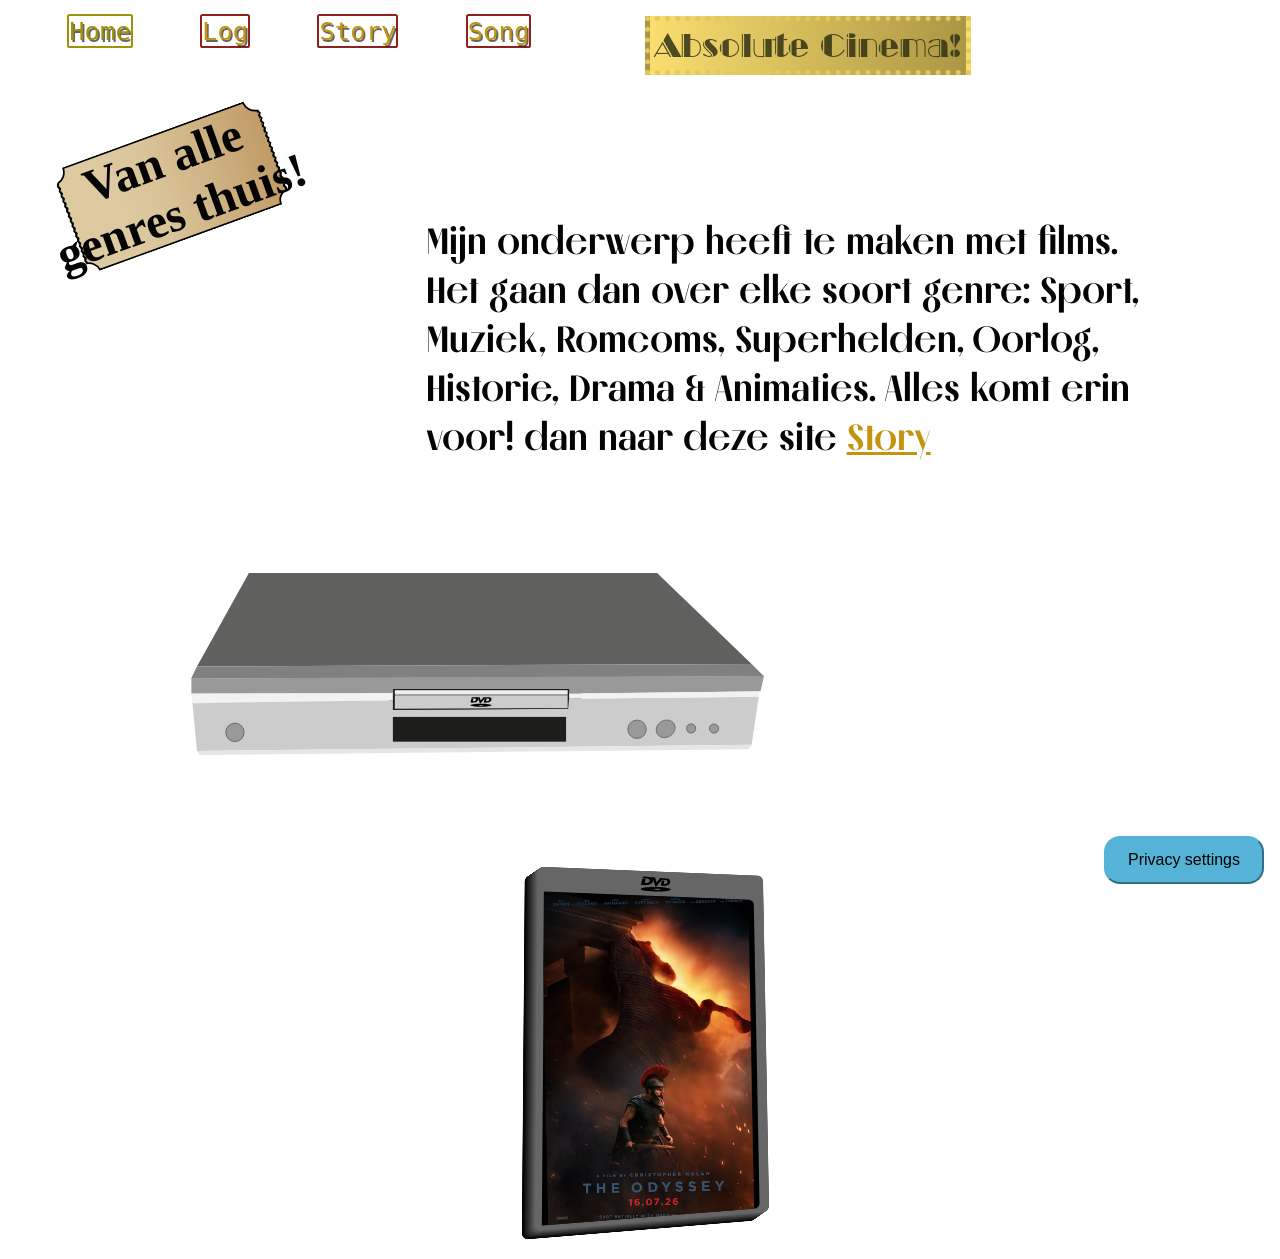
<file: index.html>
<!doctype html><html lang="nl">

  <head>
    <meta charset="UTF-8">
    <meta name="viewport" content="width=device-width, initial-scale=1.0">
    <meta name="author" content="Jesse Kruitbosch">
    <meta name="color-scheme" content="light dark">

    <title>Digitaal Tuintje van Jesse</title>

    <link rel="stylesheet" href="assets/style/normal.css">

    <script data-page="https://jjk-enterprise.nl" src="https://digitaaltuintje.nl/webring.js" defer></script>
  </head>

  <body>

<!--
MARK: HEADER
-->

    <header>
      <h1>Absolute Cinema!</h1>
      <nav>
        <ul>
          <li><a href="index.html" title="Home" class="active">Home</a></li>
          <li><a href="https://github.com/Jjohnk-03/spoon/blob/main/README.md" title="Log" target="_blank">Log</a></li>
          <li><a href="story.html" title="Story">Story</a></li>
          <li><a href="song.html" title="Song" target="_blank">Song</a></li>
          <!-- <li><a href="contact.html" title="Contact">Contact</a></li> -->
        </ul>
      </nav>
    </header>

<!--
MARK: MAIN
-->

    <main>
      <h2>Van alle genres thuis!</h2>
      <p>
        Mijn onderwerp heeft te maken met films. Het gaan dan over elke soort
        genre: Sport, Muziek, Romcoms, Superhelden, Oorlog, Historie, Drama &
         Animaties. Alles komt erin voor! <!--Het liefst een gemixte samenherende
        cohesie met een onverwachte mix (en matches). Van alles waarvan je denkt
        dat niet onder één lijst gezet kan worden toch mogelijk is. En mijn
        inspiratie voor dit idee komt ook uit een film: "Spider-Man: Across The Spider-Verse".
        in de film zie je heel veel verschillende animatie styles die samen komen tot 1 mooie gecomposeerde film. Als je mijn recensies wilt lezen ga  -->
        dan naar deze site <a href="story.html">Story</a>
      </p>
      <img src="assets/SVG/dvdspeler.svg" alt="dvdspeler">
      
      <label>
      <input type="checkbox" id="lightdarkswitch" title="Donker/Licht modus switch" class="switch" value="light">
      </label>
      
      <img src="assets/SVG/dvddisc.svg" alt="DVD-Disc">

      <label>
        <input type="checkbox" title="DVD" class="disc">
        <img src="assets/SVG/DVD.svg" alt="DVD. Matt Damon, Tom Holland, Anne Hathaway, Robert Pattinson, Lupita Nyong'o with Zendaya and Theron. A film by Christopher Nolan. The Odyssey. 16/07/2026.">
      </label>
    </main>

<!--
MARK: FOOTER
-->

    <footer>
      <nav>
        <button commandfor="cookieModal" command="show-modal">
          Privacy settings
        </button>
      </nav>

      <dialog id="cookieModal">
        <form method="dialog">
          <p>Als je de cookies accepteert ga je akkoord met wat volgt:</p>

          <h3>Noodzakelijke cookies</h3>
          <h4>Dit wordt er allemaal over jou opgeslagen:</h4>

          <ul>
              <li>Gebruikersnamen</li>
              <li>Namen</li>
              <li>E-mailadressen</li>
              <li>IP-adress</li>
              <li>Inlog- of sessielogs</li>
          </ul>

          <details>
            <summary>Github Hosting</summary>
            
            De website wordt gehost via GitHub Pages. 
            Als externe hostingdienst kan GitHub technische gegevens verwerken die nodig zijn om de website aan jou te leveren. 
            Deze verwerking valt onder het <a href="https://docs.github.com/en/site-policy/privacy-policies/github-general-privacy-statement" target="_blank">privacybeleid en de voorwaarden van GitHub.</a>
          </details>

          <h3> Optionele cookies</h3>
          <h4>Functionaliteiten en wat er van jou wordt opgeslagen:</h4>

          <ul>
              <li>Er wordt opgeslagen of je consent hebt gegeven. En daarmee krijg je de functionaliteit om de webring te gebruiken waarmee je andere digitale tuintjes kan bekijken.</li>
          </ul>

          <details>
            <summary>De Webring van Justus Sturkenboom</summary>

            Daarmee run je dit JavaScript bestand op de website:
            <a href="https://digitaaltuintje.nl/webring.js" target="_blank">webring.js</a>
          </details>

          <input type="checkbox" value="setCookie()"><strong>Accepteer de optionele cookies</strong>

          <button>Accepteer cookies</button>
        </form>
      </dialog>
    </footer>
  </body>
</html>
</file>
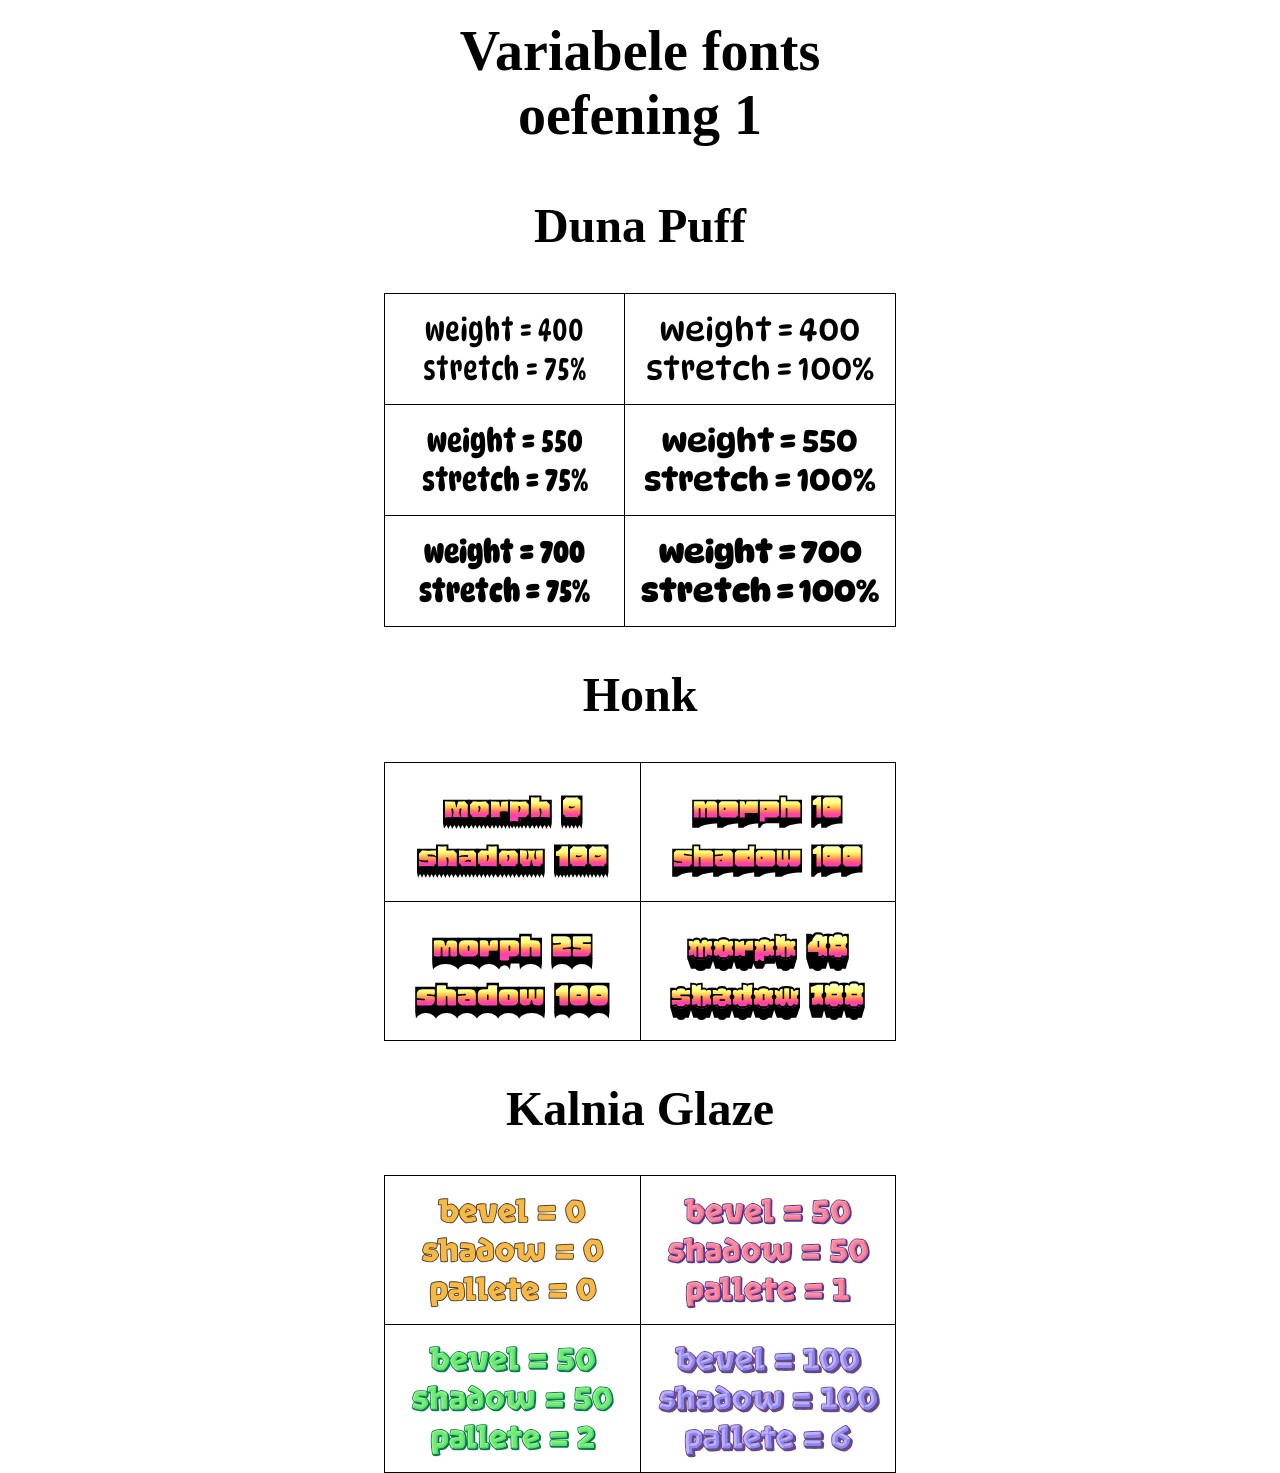
<file: oefeningen/oefening 1 - var fonts/index.html>
<!DOCTYPE html>
<html lang="en">
  <head>
    <meta charset="UTF-8">
    <meta name="viewport" content="width=device-width, initial-scale=1.0">
    <title>HWIVI - deep dive - variabele fonts - oefening 1</title>

    <!-- template styling -->
		<link href="https://assets.codepen.io/274456/template-fonts.css" rel="stylesheet">
		<link href="https://assets.codepen.io/274456/template-colors.css" rel="stylesheet">
		<link href="https://assets.codepen.io/274456/template-challenge.css" rel="stylesheet">

    <!-- oefening 1 styling -->
    <link rel="stylesheet" href="style.css">

  </head>
  <body>
    <header>
      <h1>Variabele&nbsp;fonts oefening&nbsp;1</h1>
    </header>

    <main>
      <section>
        <h2>Duna Puff</h2>
        <ul>
          <li>
            weight&nbsp;=&nbsp;400 
            stretch&nbsp;=&nbsp;75%
          </li>
          <li>
            weight&nbsp;=&nbsp;400 
            stretch&nbsp;=&nbsp;100%
          </li>
          <li>
            weight&nbsp;=&nbsp;550 
            stretch&nbsp;=&nbsp;75%
          </li>
          <li>
            weight&nbsp;=&nbsp;550 
            stretch&nbsp;=&nbsp;100%
          </li>
          <li>
            weight&nbsp;=&nbsp;700
            stretch&nbsp;=&nbsp;75%
          </li>
          <li>
            weight&nbsp;=&nbsp;700
            stretch&nbsp;=&nbsp;100%
          </li>
        </ul>
      </section>
    
      <section>
        <h2>Honk</h2>
        <ul>
          <li>
            morph&nbsp;0
            shadow&nbsp;100
          </li>
          <li>
            morph&nbsp;10
            shadow&nbsp;100
          </li>
          <li>
            morph&nbsp;25
            shadow&nbsp;100
          </li>
          <li>
            morph&nbsp;40
            shadow&nbsp;100
          </li>
        </ul>
      </section>
    
      <section>
        <h2>Kalnia Glaze</h2>
        <ul>
          <li>
            bevel&nbsp;=&nbsp;0
            shadow&nbsp;=&nbsp;0
            pallete&nbsp;=&nbsp;0
          </li>
          <li>
            bevel&nbsp;=&nbsp;50
            shadow&nbsp;=&nbsp;50
            pallete&nbsp;=&nbsp;1
          </li>
          <li>
            bevel&nbsp;=&nbsp;50
            shadow&nbsp;=&nbsp;50
            pallete&nbsp;=&nbsp;2
          </li>
          <li>
            bevel&nbsp;=&nbsp;100
            shadow&nbsp;=&nbsp;100
            pallete&nbsp;=&nbsp;6
          </li>
        </ul>
      </section>
    </main>
		
		
  </body>
</html>
</file>
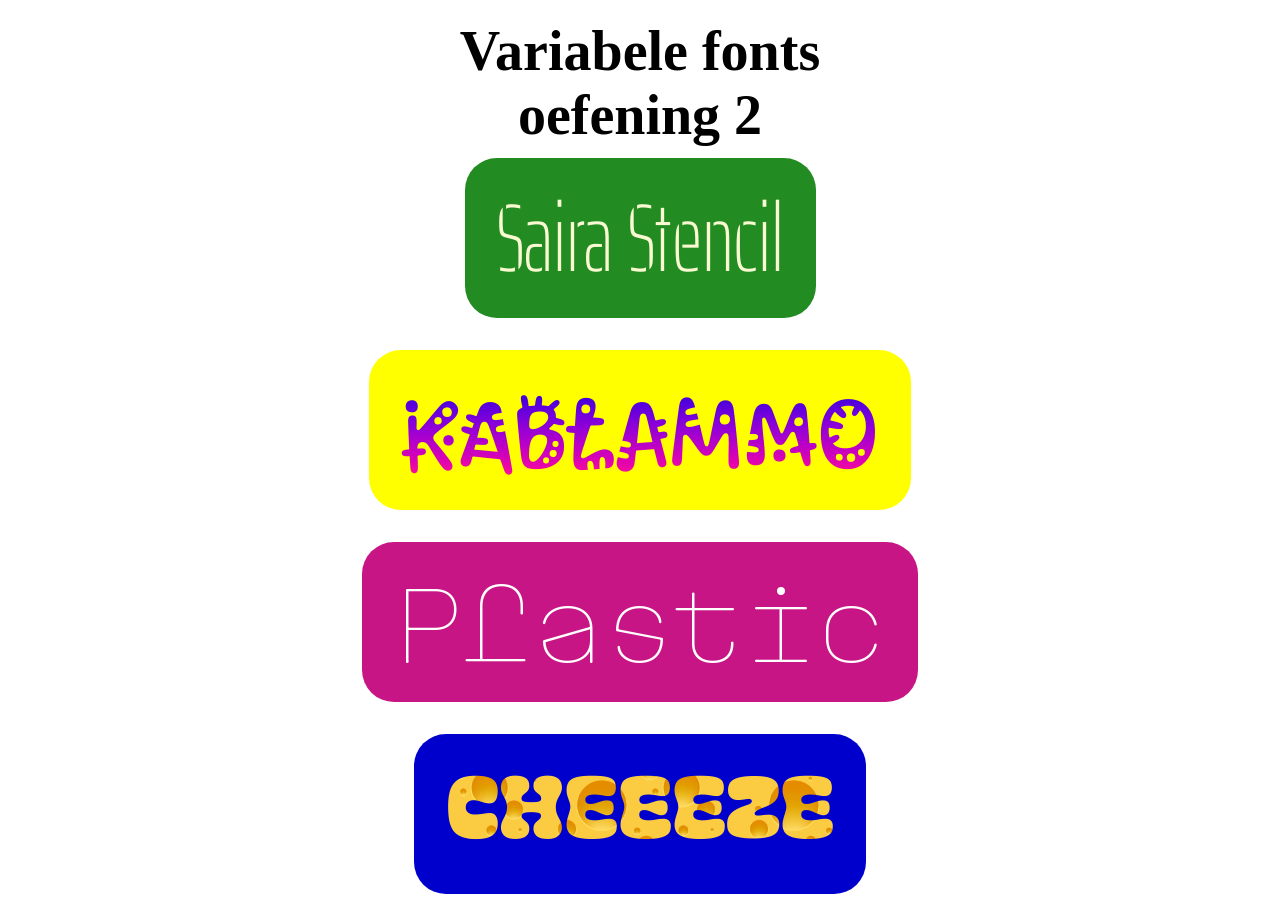
<file: oefeningen/oefening 2 - transition/index.html>
<!DOCTYPE html>
<html lang="en">
  <head>
    <meta charset="UTF-8">
    <meta name="viewport" content="width=device-width, initial-scale=1.0">
    <title>HWIVI - deep dive - variabele fonts - oefening 2</title>

    <!-- template styling -->
		<link href="https://assets.codepen.io/274456/template-fonts.css" rel="stylesheet">
		<link href="https://assets.codepen.io/274456/template-colors.css" rel="stylesheet">
		<link href="https://assets.codepen.io/274456/template-challenge.css" rel="stylesheet">

    <!-- oefening 2 styling -->
    <link rel="stylesheet" href="style.css">

  </head>
  <body>
    <header>
      <h1>Variabele&nbsp;fonts oefening&nbsp;2</h1>
    </header>

    <main>
      <section>
        <h2>Saira Stencil</h2>
      </section>

      <section>
        <h2>Kablammo</h2>
      </section>

      <section>
        <h2>Plastic</h2>
      </section>
      
      <section>
        <h2>Cheeeze</h2>
      </section>
    </main>
		
		
  </body>
</html>
</file>
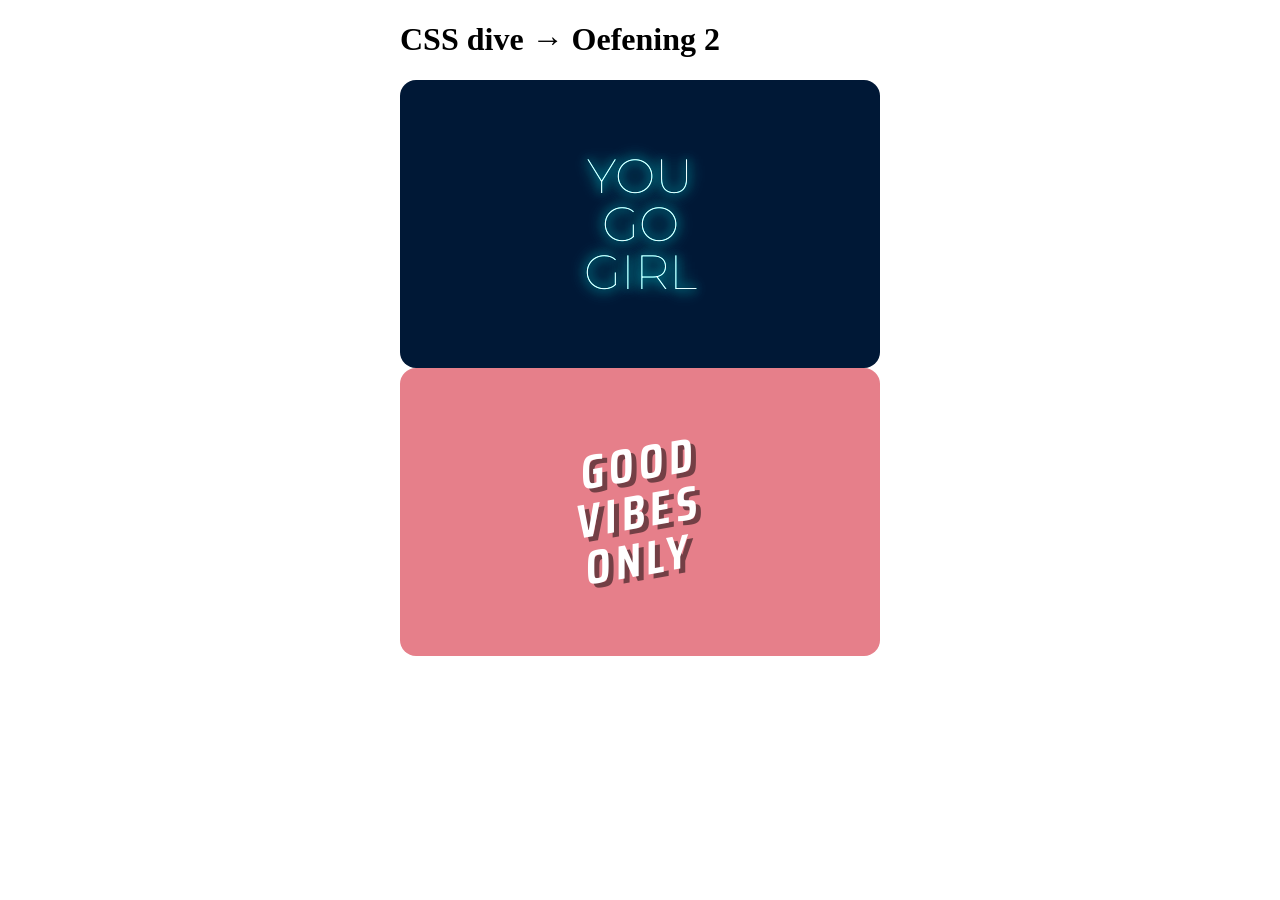
<file: oefeningen/oefening 2/index.html>
<!doctype html>
<html lang="nl">
  <head>
    <meta charset="UTF-8" />
    <meta name="viewport" content="width=device-width, initial-scale=1.0" />

    <link
      href="https://assets.codepen.io/274456/template-fonts.css"
      rel="stylesheet"
    />
    <link
      href="https://assets.codepen.io/274456/template-colors.css"
      rel="stylesheet"
    />
    <link
      href="https://assets.codepen.io/274456/template-challenge.css"
      rel="stylesheet"
    />

    <!-- jouw css -->
    <link rel="stylesheet" href="style.css" />

    <title>HWIVI - deep dive - css dive - oefening 2</title>
  </head>

  <body>
    <header>
      <h1>CSS dive → Oefening&nbsp;2</h1>
    </header>

    <main lang="en">
      <ul>
        <li>
          <h2>You go girl</h2>
        </li>

        <li>
          <h2>Good vibes only</h2>
        </li>
      </ul>
    </main>
  </body>
</html>
</file>
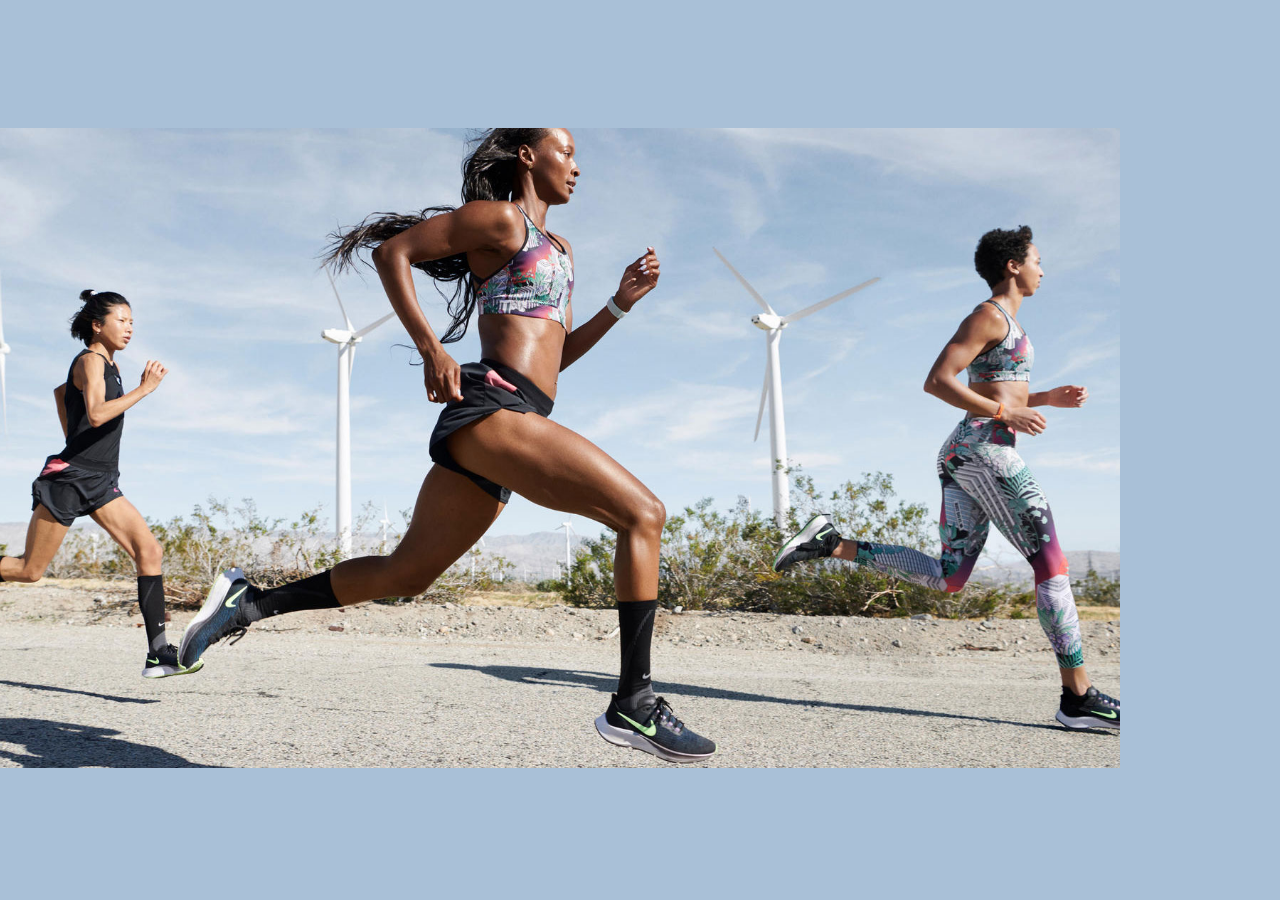
<file: oefeningen/oefening 3 - Responsive afbeelding/index.html>
<!DOCTYPE html>
<html lang="nl">
  <head>
    <meta charset="UTF-8">
    <meta name="viewport" content="width=device-width, initial-scale=1.0">
    <title>HWIVI - deep dive - light & dark - oefening 2</title>

		<link rel="stylesheet" href="style.css">
  </head>
  <body>
    <picture>
      <source srcset="hardlopen2.png" media="(prefers-color-scheme: dark)" />
      <img src="hardlopen.jpg" alt="hardlopen" image-credits="nike" />
    </picture>
  </body>
</html>
</file>
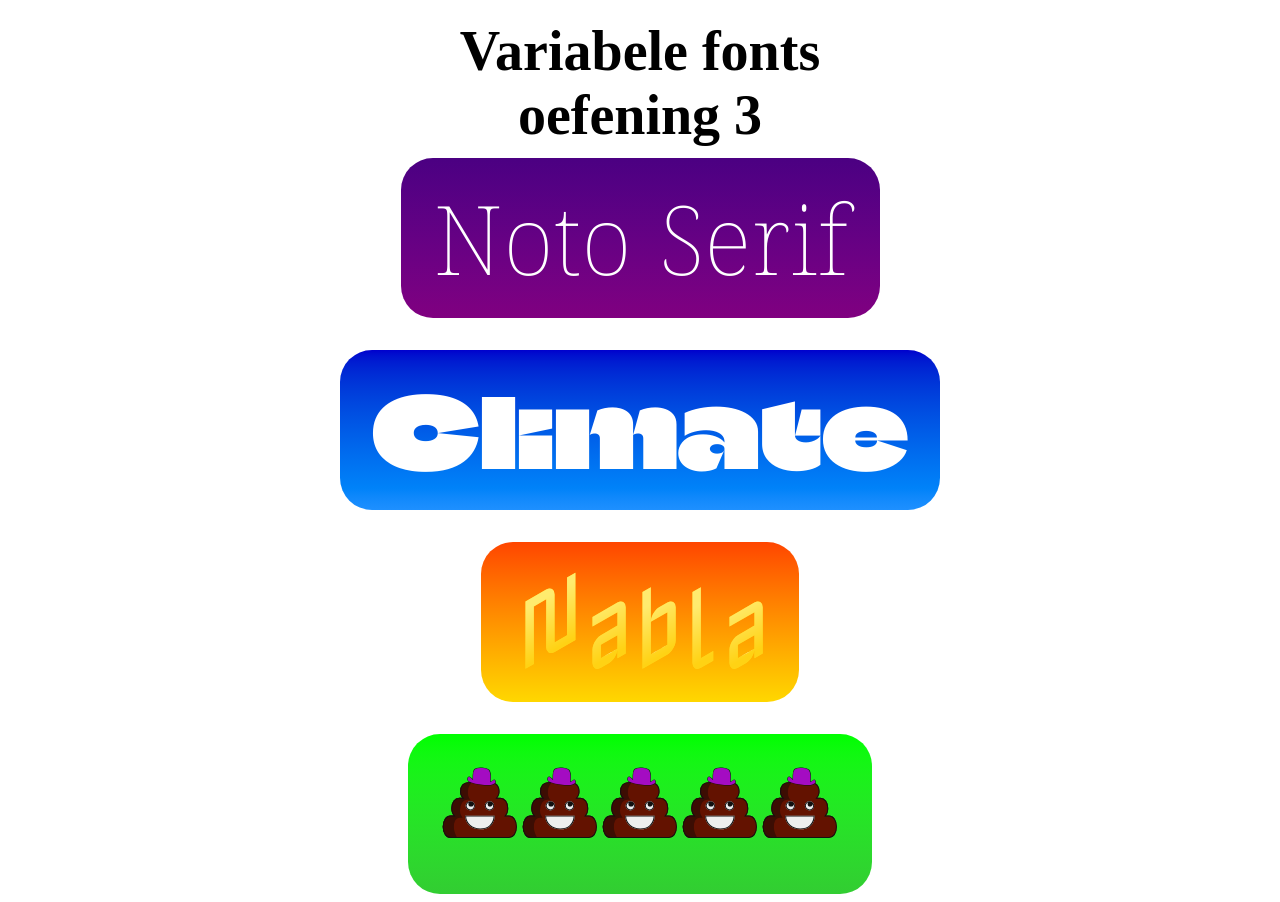
<file: oefeningen/oefening 3 - staggered/index.html>
<!DOCTYPE html>
<html lang="en">
  <head>
    <meta charset="UTF-8">
    <meta name="viewport" content="width=device-width, initial-scale=1.0">
    <title>HWIVI - deep dive - variabele fonts - oefening 3</title>

    <!-- template styling -->
		<link href="https://assets.codepen.io/274456/template-fonts.css" rel="stylesheet">
		<link href="https://assets.codepen.io/274456/template-colors.css" rel="stylesheet">
		<link href="https://assets.codepen.io/274456/template-challenge.css" rel="stylesheet">

    <!-- oefening 3 styling -->
    <link rel="stylesheet" href="style.css">

  </head>
  <body>
    <header>
      <h1>Variabele&nbsp;fonts oefening&nbsp;3</h1>
    </header>

    <main>
      <section>
        <h2>
          <span>N</span>
          <span>o</span>
          <span>t</span>
          <span>o</span>
          <span>&nbsp;</span>
          <span>S</span>
          <span>e</span>
          <span>r</span>
          <span>i</span>
          <span>f</span>
        </h2>
      </section>

      <section>
        <h2>
          <span>C</span>
          <span>l</span>
          <span>i</span>
          <span>m</span>
          <span>a</span>
          <span>t</span>
          <span>e</span>
        </h2>
      </section>

      <section>
        <h2>
          <span>N</span>
          <span>a</span>
          <span>b</span>
          <span>l</span>
          <span>a</span>
        </h2>
      </section>

      <section>
        <h2>
          <span>💩</span>
          <span>💩</span>
          <span>💩</span>
          <span>💩</span>
          <span>💩</span>
        </h2>
      </section>
    </main>
		
		
  </body>
</html>
</file>
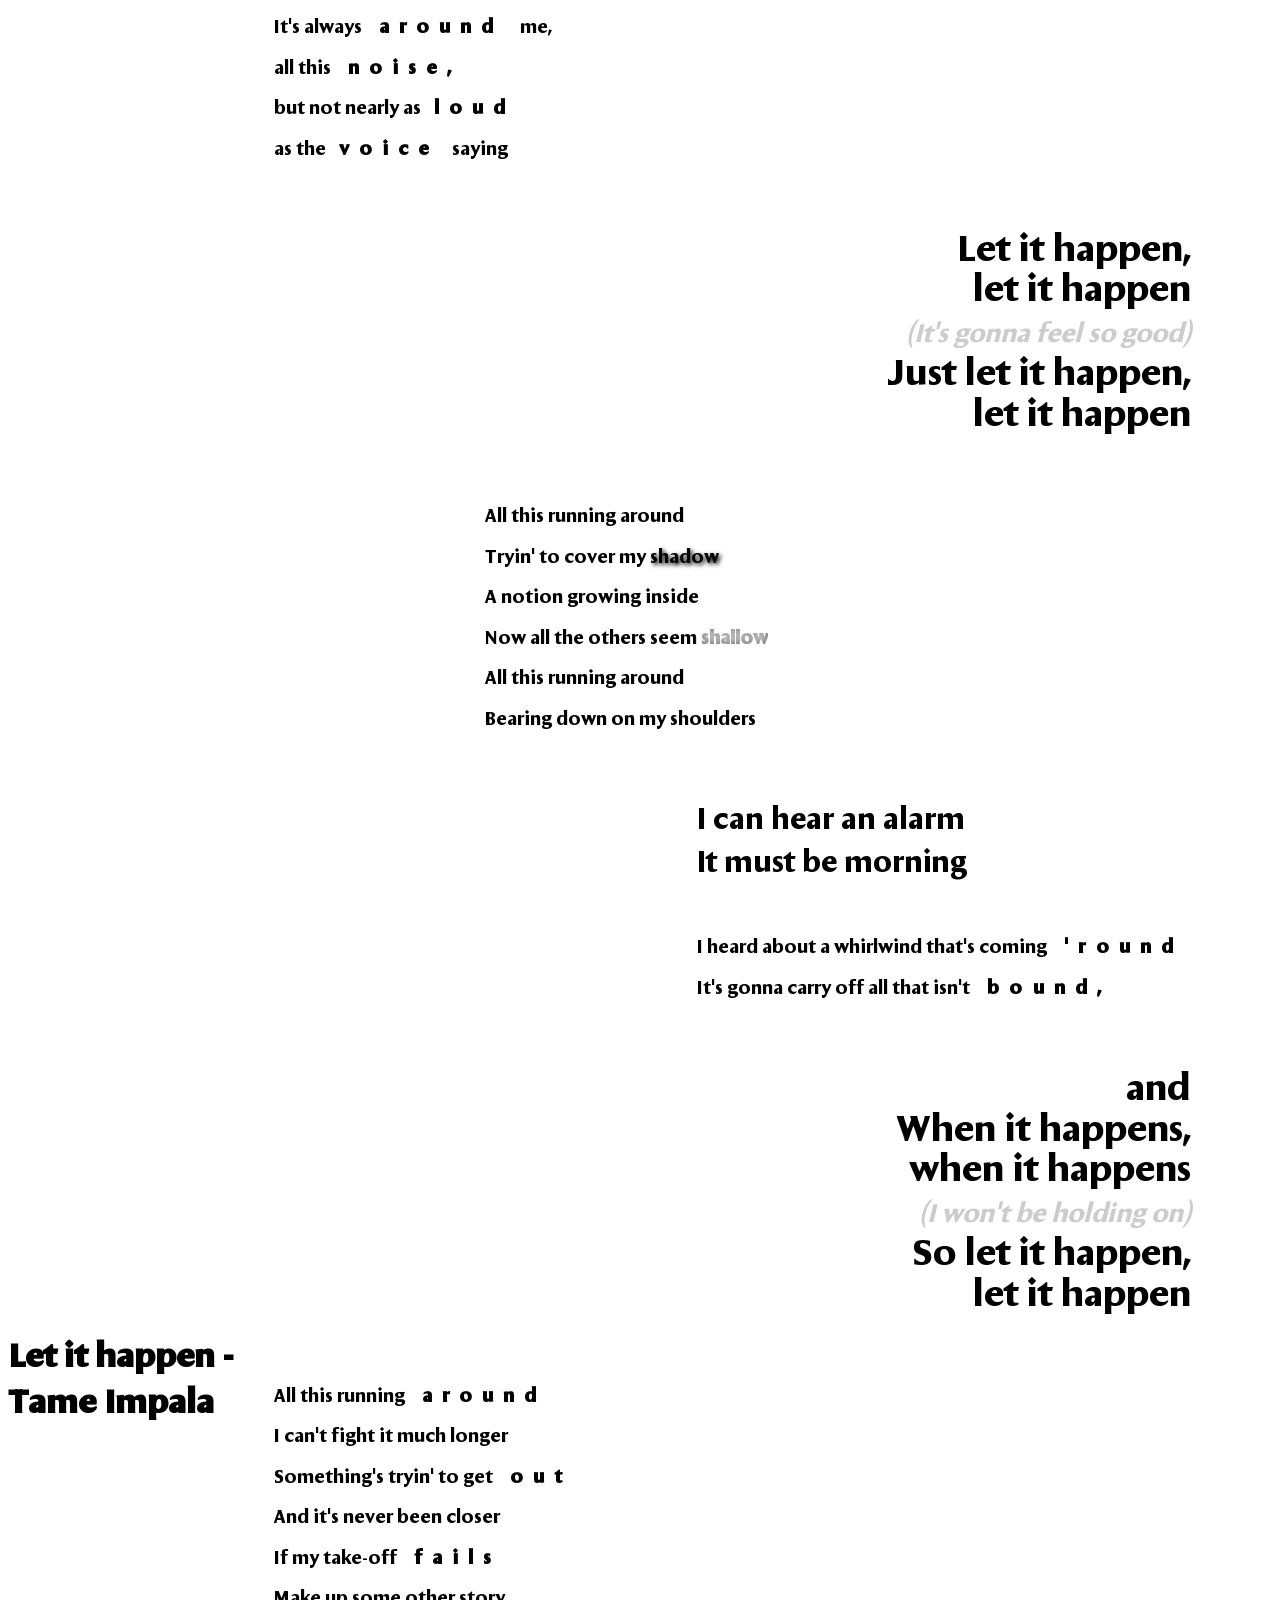
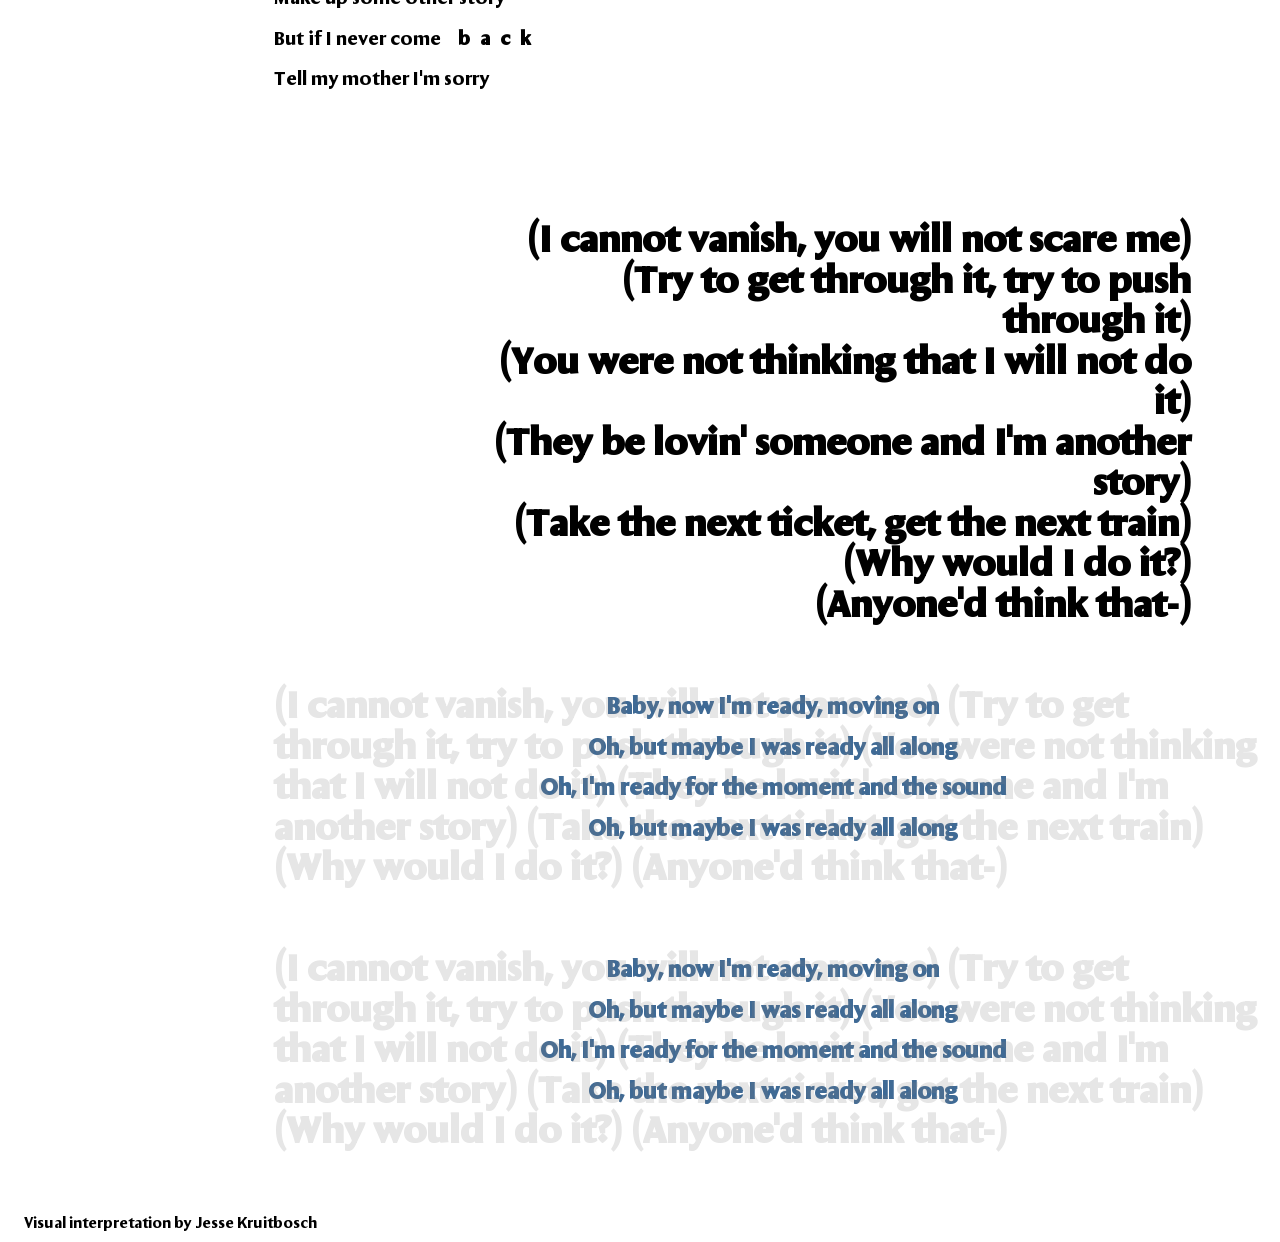
<file: song.html>
<!DOCTYPE html>
<html lang="en">
  <head>
    <meta charset="UTF-8">
    <meta name="viewport" content="width=device-width, initial-scale=1.0">
    <meta http-equiv="X-UA-Compatible" content="ie=edge">
    <title>Let it happen</title>
    <link rel="stylesheet" href="assets/style/letithappen.css">
    <meta name="copyright" content="Design by Jesse Kruitbosch">
    <meta name="description" content="Ik ga hier mijn interpretatie van het liedje 'Let It Happen' van Tame Impala visualiseren met behulp van de typografie mogelijkheden die ik verken.">
    <meta name="keywords" content="">  
  </head>

  <body>
    <header>
      <h1>
        <span>Let it happen</span> -
        <span>Tame Impala</span>
      </h1>
    </header>

    <main>
      <section>
        <h2>section 1</h2>
        It's always <span class="stretch"><span>a</span><span>r</span><span>o</span><span>u</span><span>n</span><span>d</span></span> me,<br>
        all this <span class="stretch"><span>n</span><span>o</span><span>i</span><span>s</span><span>e</span>,</span><br>
        but not nearly as<span class="stretch"><span>l</span><span>o</span><span>u</span><span>d</span></span><br>
        as the<span class="stretch"><span>v</span><span>o</span><span>i</span><span>c</span><span>e</span></span>saying
      </section>

      <refrein>
        <h2>refrein 1</h2>
        Let it happen,<br>
        let it happen<br>
        <span class="brackets">(It's gonna feel so good)</span><br>
        Just let it happen,<br>
        let it happen
      </refrein>

      <section>
        <h2>section 2</h2>
        All this running around<br>
        Tryin' to cover my <span class="shadow">shadow</span><br>
        A notion growing inside<br>
        Now all the others seem <span class="shallow">shallow</span><br>
        All this running around<br>
        Bearing down on my shoulders
      </section>

      <section>
        <h2>section 3</h2>
        <span class="alarm">I can hear an alarm<br>
        It must be morning</span><br>
        <br>
        I heard about a whirlwind that's coming <span class="stretch"><span>'</span><span>r</span><span>o</span><span>u</span><span>n</span><span>d</span></span><br>
        It's gonna carry off all that isn't <span class="stretch"><span>b</span><span>o</span><span>u</span><span>n</span><span>d</span>,</span>
      </section> 

      <refrein>
        <h2>refrein 2</h2>
        and<br>
        When it happens,<br>
        when it happens<br>
        <span class="brackets">(I won't be holding on)</span><br>
        So let it happen,<br>
        let it happen
      </refrein>

      <section>
        <h2>section 4</h2>
        All this running <span class="stretch"><span>a</span><span>r</span><span>o</span><span>u</span><span>n</span><span>d</span></span><br>
        I can't fight it much longer<br>
        Something's tryin' to get <span class="stretch"><span>o</span><span>u</span><span>t</span></span><br>
        And it's never been closer<br>
        If my take-off <span class="stretch"><span>f</span><span>a</span><span>i</span><span>l</span><span>s</span></span><br>
        Make up some other story<br>
        But if I never come <span class="stretch"><span>b</span><span>a</span><span>c</span><span>k</span></span><br>
        Tell my mother I'm sorry
      </section>

      <section>
        <h2>section 5</h2>
        (I cannot vanish, you will not scare me)<br>
        (Try to get through it, try to push through it)<br>
        (You were not thinking that I will not do it)<br>
        (They be lovin' someone and I'm another story)<br>
        (Take the next ticket, get the next train)<br>
        (Why would I do it?)<br>
        (Anyone'd think that-)
      </section>

      <section><h2>section 6</h2>
        (I cannot vanish, you will not scare me)
        (Try to get through it, try to push through it)
        (You were not thinking that I will not do it)
        (They be lovin' someone and I'm another story)
        (Take the next ticket, get the next train)
        (Why would I do it?)
        (Anyone'd think that-)
      </section>

      <section>
        <h2>section 7</h2>
        (I cannot vanish, you will not scare me)
        (Try to get through it, try to push through it)
        (You were not thinking that I will not do it)
        (They be lovin' someone and I'm another story)
        (Take the next ticket, get the next train)
        (Why would I do it?)
        (Anyone'd think that-)
      </section>

      <section>
        <h2>section 8</h2>
        Baby, now I'm ready, moving on<br>
        Oh, but maybe I was ready all along<br>
        Oh, I'm ready for the moment and the sound<br>
        Oh, but maybe I was ready all along
      </section>

      <section>
        <h2>section 9</h2>
        Baby, now I'm ready, moving on<br>
        Oh, but maybe I was ready all along<br>
        Oh, I'm ready for the moment and the sound<br>
        Oh, but maybe I was ready all along
      </section>
    </main>

    <footer>
      Visual interpretation by Jesse Kruitbosch
    </footer>
  </body>
</html>
</file>
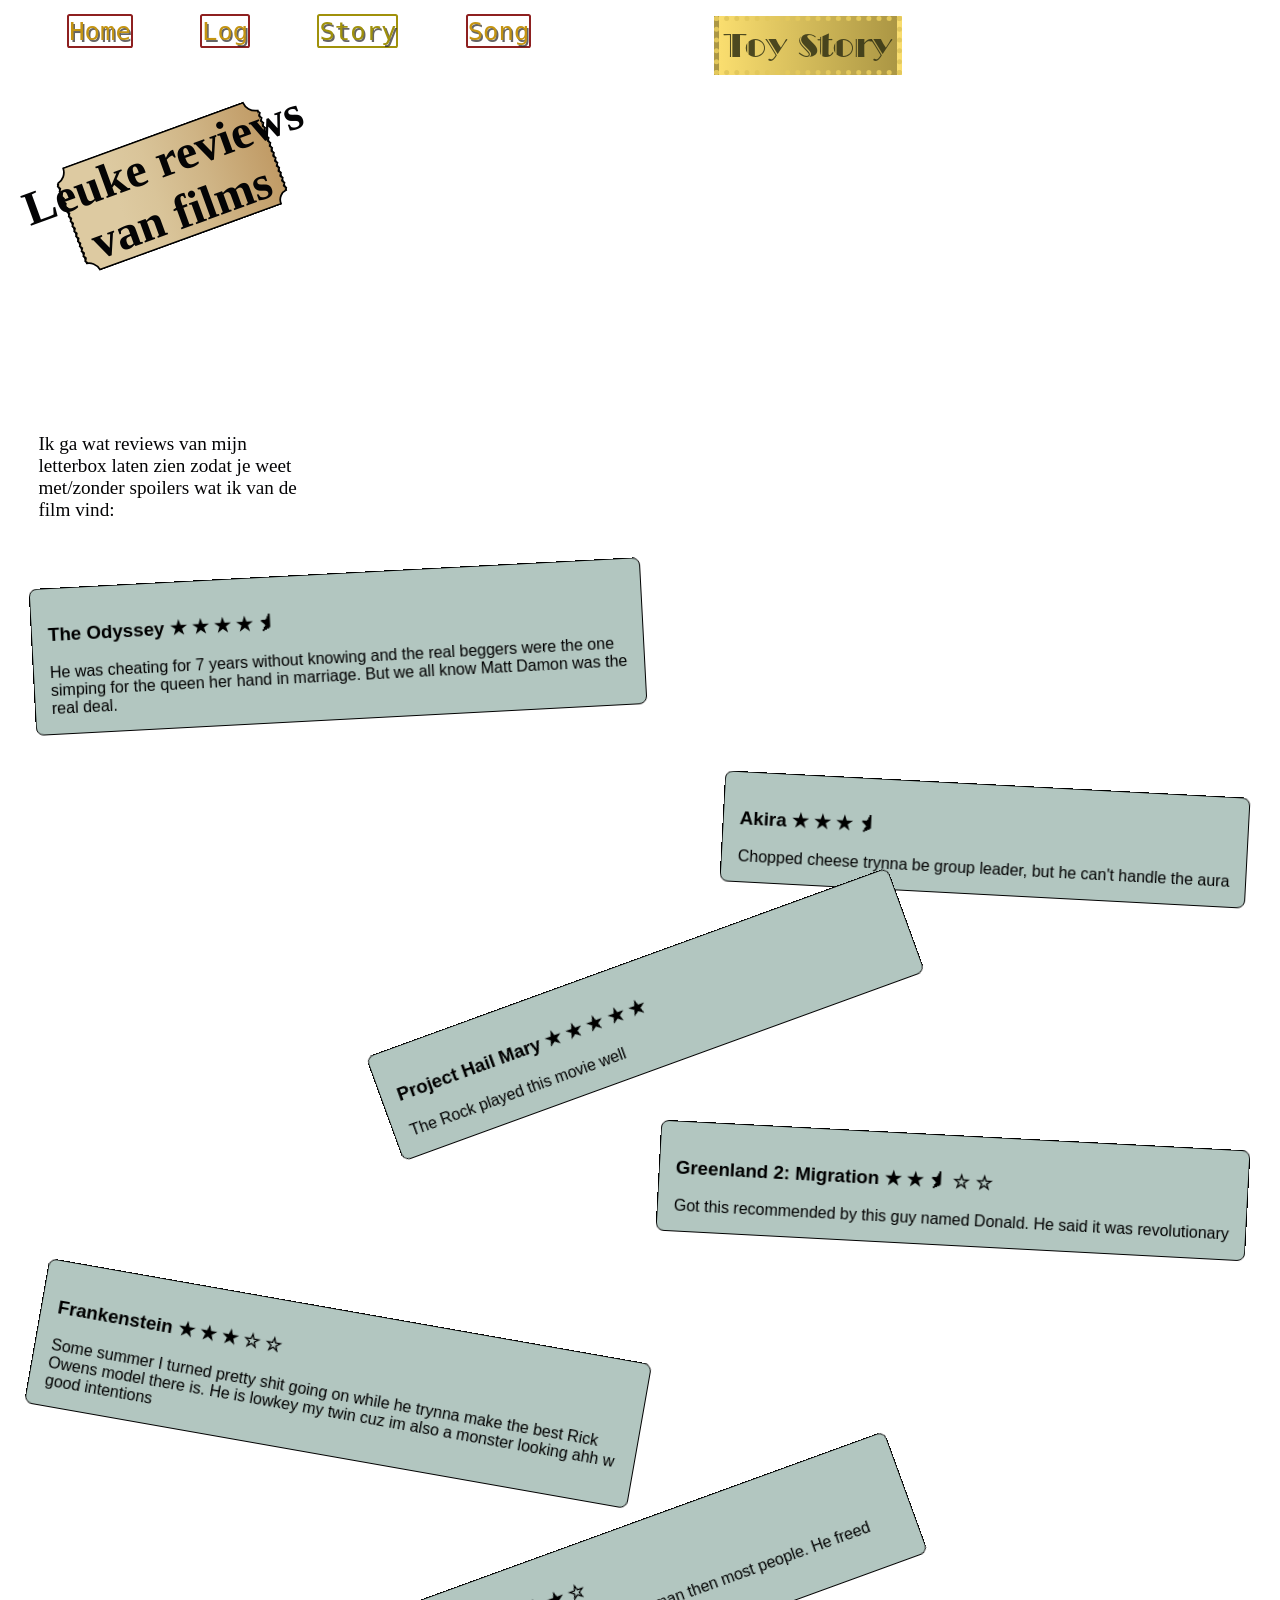
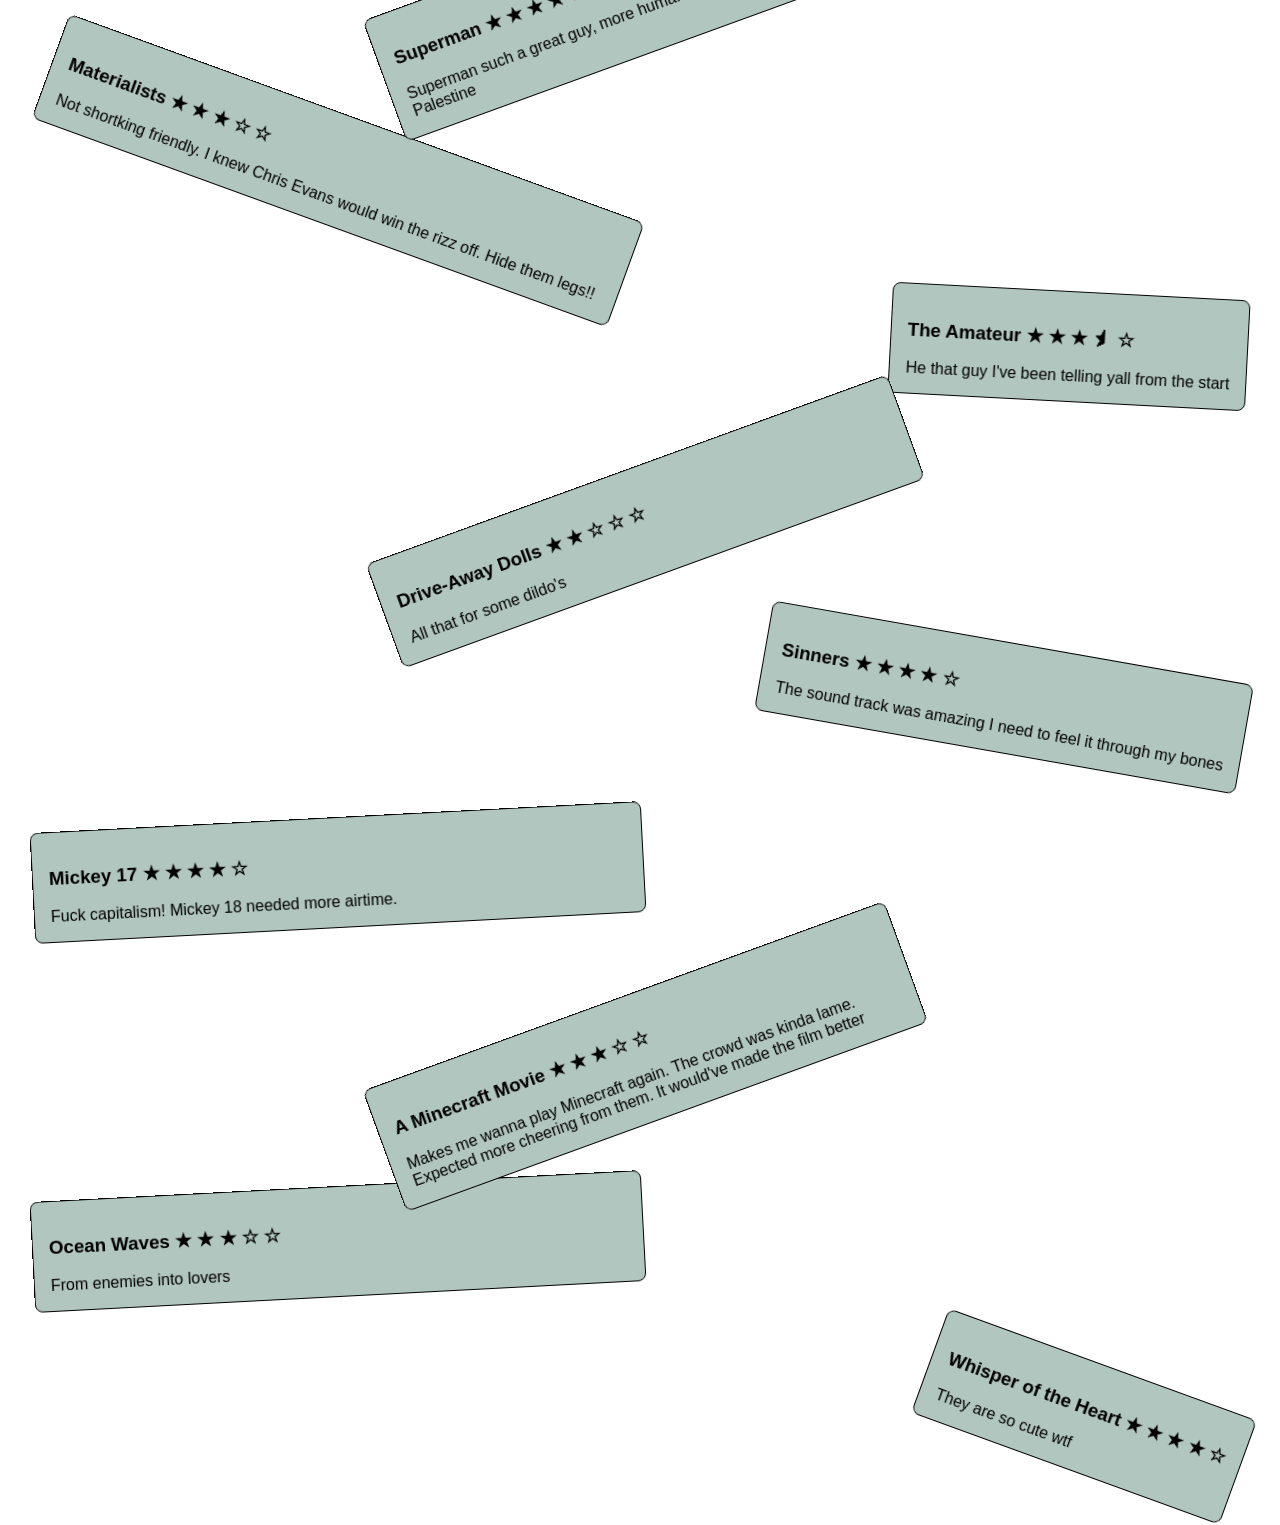
<file: story.html>
<!doctype html>
<html lang="en">
  <head>
    <meta charset="UTF-8">
    <meta name="viewport" content="width=device-width, initial-scale=1.0">
    <meta name="author" content="jouw naam">
    <meta name="color-scheme" content="dark light">

    <title>Digital garden van Jesse</title>
    <link rel="stylesheet" href="/assets/style/normal.css">

    <!-- Importeer het webring component, voeg jouw eigen domein toe in data-page -->
    <script
      data-page="https://example.com"
      src="http://digitaaltuintje.nl/webring.js"
      defer
    ></script>
  </head>
  
  <body>
    <header>
      <h1>Toy Story</h1>
      <nav>
        <ul>
          <li><a href="index.html">Home</a></li>
          <li><a href="https://github.com/Jjohnk-03/spoon/blob/main/README.md" target="_blank">Log</a></li>
          <li><a href="story.html" class="active">Story</a></li>
          <li><a href="song.html" target="_blank" title="Song">Song</a></li>
          <!-- <li><a href="contact.html">Contact</a></li> -->
        </ul>
      </nav>
    </header>

    <main>
      <h2>Leuke reviews van films</h2>

      <label>
      <input type="checkbox" id="lightdarkswitch" title="Donker/Licht modus switch" class="switch" value="light">
      </label>

      <h3>
        Ik ga wat reviews van mijn letterbox laten zien zodat je weet met/zonder spoilers wat ik van de film vind:
      </h3>
      <article>
        <h3>The Odyssey
        &#9733; &#9733; &#9733; &#9733; &#x2BE8;</h3>
        He was cheating for 7 years without knowing and the real beggers were the one simping for the queen her hand in marriage.
        But we all know Matt Damon was the real deal.
      </article>

      <article>
        <h3>Akira
        &#9733; &#9733; &#9733; &#x2BE8;</h3>
        Chopped cheese trynna be group leader, but he can't handle the aura
      </article>

      <article>
        <h3>Project Hail Mary
        &#9733; &#9733; &#9733; &#9733; &#9733;</h3>
        The Rock played this movie well
      </article>

      <article>
        <h3>Greenland 2: Migration
        &#9733; &#9733; &#x2BE8; &#9734; &#9734;</h3>
        Got this recommended by this guy named Donald. He said it was revolutionary
      </article>

      <article>
        <h3>Frankenstein
        &#9733; &#9733; &#9733; &#9734; &#9734;</h3>
        Some summer I turned pretty shit going on while he trynna make the best Rick Owens model there is. He is lowkey my twin cuz im also a monster looking ahh w good intentions
      </article>

      <article>
        <h3>Superman
        &#9733; &#9733; &#9733; &#9733; &#9734;</h3>
        Superman such a great guy, more human then most people. He freed Palestine
      </article>

      <article>
        <h3>Materialists
        &#9733; &#9733; &#9733; &#9734; &#9734;</h3>
        Not shortking friendly. I knew Chris Evans would win the rizz off. Hide them legs!!
      </article>

      <article>
        <h3>The Amateur
        &#9733; &#9733; &#9733; &#x2BE8; &#9734;</h3>
        He that guy I've been telling yall from the start
      </article>

      <article>
        <h3>Drive-Away Dolls
        &#9733; &#9733; &#9734; &#9734; &#9734;</h3>
        All that for some dildo's
      </article>

      <article>
        <h3>Sinners
        &#9733; &#9733; &#9733; &#9733; &#9734;</h3>
        The sound track was amazing I need to feel it through my bones
      </article>

      <article>
        <h3>Mickey 17
        &#9733; &#9733; &#9733; &#9733; &#9734;</h3>
        Fuck capitalism! Mickey 18 needed more airtime.
      </article>

      <article>
        <h3>A Minecraft Movie
        &#9733; &#9733; &#9733; &#9734; &#9734;</h3>
        Makes me wanna play Minecraft again. The crowd was kinda lame. Expected more cheering from them. It would've made the film better
      </article>

      <article>
        <h3>Ocean Waves
        &#9733; &#9733; &#9733; &#9734; &#9734;</h3>
        From enemies into lovers  
      </article>

      <article>
        <h3>Whisper of the Heart
        &#9733; &#9733; &#9733; &#9733; &#9734;</h3>
        They are so cute wtf
      </article>

    </main>

    <footer>
    </footer>
  </body>
</html>
</file>
<file: assets/style/normal.css>
/*****************************************************
MARK: VARIABLES
*****************************************************/

:root {
  --witregel-s: 0.5em;
  --witregel-m: calc(var(--witregel-s) * 2);
  --witregel-l: calc(var(--witregel-s) * 4);
  --background: light-dark(radial-gradient(rgb(63, 205, 208),rgb(231, 250, 250)), radial-gradient(#c0322f, #180505));
  --color-dark-text: #040405;
  --color-light-text: #feffea;
  --color-text: light-dark(var(--color-dark-text), var(--color-light-text));
  --focus-color-glow: light-dark(rgb(163 51 51),rgb(0 255 255 ));
  --color-donkerrood-text: rgb(69, 8, 8);
  --color-groen-link: rgb(12, 73, 23);
  --color-lichtblauw: rgb(148, 222, 227);
  --color-blauw: #54b3d6;
  --color-donkerblauw: #215d73;
  --color-geel: rgb(227, 200, 92);
  --color-lichtgeel: rgb(250, 222, 111);
  --color-donkergeel: rgb(171, 150, 68);
  --color-transparantgrijs: rgba(49, 49, 20, 0.853);
  --color-focusbox: rgb(28, 250, 54);
  --color-link: rgb(196, 148, 17);
  --color-active:  rgb(160, 145, 11);
  --color-visited:light-dark(rgb(142, 32, 32), rgb(177, 142, 241));
  --color-visited-bg:light-dark(rgba(142, 32, 32, 0.50), rgb(177, 142, 241, 0.50));
  --color-transparantwit: rgba(249, 249, 245, 0.789);
  --color-textshadow: #252424b3;
  --color-wit: #ffff;
  --color-dialog-bg: light-dark(lightgrey,rgb(27, 30, 29));

}


html:has( [value="light"]:checked ) {
	color-scheme: light;
}



/*****************************************************
MARK: FONT-FACE
*****************************************************/

@font-face {
  font-family: "ltc-broadway";
  src: url("/assets/type/Broadway\ Engraved\ Regular.otf");
  font-weight: 400;
  font-style: normal;
}

@font-face {
  font-family: "Melodrama-Regular";
  src: url("/assets/type/Melodrama-Regular.otf");
  font-weight: 400;
  font-style: normal;
}

@font-face {
  font-family: "Melodrama-Medium";
  src: url("/assets/type/Melodrama-Medium.otf");
  font-weight: 500;
  font-style: normal;
}

@font-face {
  font-family: "Melodrama-Semibold";
  src: url("/assets/type/Melodrama-Semibold.otf");
  font-weight: 600;
  font-style: normal;
}

@font-face {
  font-family: "Melodrama-Bold";
  src: url("/assets/type/Melodrama-Bold.otf");
  font-weight: 700;
  font-style: normal;
}

/*****************************************************
MARK: KEYFRAMES
*****************************************************/

@keyframes draaien {
  from {
    transform: rotate(0deg);
  }
  to {
    transform: rotate(360deg);
  }
}

@keyframes verschijn {
  0% {
    opacity: 0;
  }
  100% {
    opacity: 1;
  }
}

@keyframes verdwijn {
  from {
    display: block;
    opacity: 1;
  }
  to {
    display: none;
    opacity: 0;
  }
}

/*****************************************************
MARK: BODY
*****************************************************/

body {
  font-family: sans-serif;
  font-style: normal;
  font-weight: 400;
  background: var(--background);
  background-attachment: fixed;
  color: var(--color-text);
  display: grid;
  grid-template-columns: 1fr 1fr;
  gap: var(--witregel-m);
  margin: 0;

  @media (width>36em) {
    grid-template-columns: 20em 2fr 1fr;
    margin: 0;
  }

    button:focus-visible {
    outline: 5px solid var(--color-focusbox);
  }
}

a {
  color: var(--color-link);
  /* text-decoration: none; */
}

a:visited {
  color: var(--color-visited);
}

a,
button,
summary,
input,
select,
textarea {
  font: inherit;
  cursor: pointer;

  &:focus-visible {
    outline: 5px dashed var(--color-focusbox);
  }
}

/*****************************************************
MARK: HEADER
*****************************************************/

header {
  grid-column: 1/-1;
  display: grid;

  @media (width>36em) {
    grid-template-columns: subgrid;
  }

  nav {
  grid-column: 1;
  grid-row: 1;
  }
}

h1 {
  font-family: ltc-broadway, sans-serif;
  padding: 5px;
  border: 5px dotted var(--color-geel);
  background: linear-gradient(-0.25turn, var(--color-donkergeel), var(--color-lichtgeel));
  color: var(--color-transparantgrijs);
  align-self: center;
  justify-self: center;
  text-align: center;
  grid-column: 2/-1;
  margin: var(--witregel-s);
}


header ul {
  font-size: 2em;
  display: grid;
  grid-template-columns: 1fr 1fr;
  gap: var(--witregel-s);
  justify-items: center;
  list-style-type: none;
  text-shadow: .05em .05em var(--color-textshadow);

  @media (width > 36em) {
    justify-items: start;
  }

  @media (width > 68em) {
    grid-template-columns: 1fr 1fr 1fr 1fr;
  }

  li {
    margin-bottom: .1rem;
    margin-left: var(--witregel-l);
    font-family: ui-monospace, 'Cascadia Code', 'Source Code Pro', Menlo, Consolas, 'DejaVu Sans Mono', monospace;
    font-size: clamp(.8em, 2cqi, 8em);

    a {
      text-decoration: none;
      border: 2px solid var(--color-visited);
      border-radius: .1em;

      &.active {
        border-color: var(--color-active);
        color: var(--color-active);
      }
    }

    &:hover {
      box-shadow: inset 300px 0 0 0 var(--color-visited-bg);
      color: var(--color-light-text);
      transition-duration: 1s;
      transition-timing-function: ease-out;
    }
  }
}

ul {
  margin: 0;
  padding: var(--witregel-s);
  font-family: sans-serif;
}

/*****************************************************
MARK: MAIN
*****************************************************/
main {
  grid-column: 1/-1;
  display: grid;
  grid-template-columns: subgrid;
}

h2 {
    rotate: -20deg;
    font-size:clamp(1.375rem, -0.1875rem + 7.8125vw, 2.625rem);

    @media (width > 576px) {
      font-size:3em;
    }
    
    font-family: broadway;
    text-align: center;
    background: url(/assets/SVG/ticket.svg) 50% / 100% 100% no-repeat;
    margin: 0;
    padding: 0;
    display: grid;
    place-items: center;
    align-self: start;
    margin-top: var(--witregel-s);
    margin-inline-start: var(--witregel-s);
}

p:first-of-type {
  grid-column: 1/3;
  font-family: Melodrama-Bold, sans-serif;
  color: var(--color-text);
  text-wrap: balance;
  font-weight: 500;
  margin-inline-start: 1rem;
  justify-self: center;
  padding: var(--witregel-l);
  grid-row: 2;
  max-width: 65ch;
  font-size: clamp(1em, 3cqi, 8em);
  margin-inline-end: var(--witregel-m);

  @media (width > 56em) {
    grid-column: 2/-1;
    text-wrap: pretty;
    font-size:clamp(1rem, 2.3rem, 3rem);
    grid-row: 1;
  }
}

/* DVD SPELER */
main > img:first-of-type {
  height: auto;
  width: 60%;
  grid-column: 1/-1;
  margin-bottom: 1em;
  grid-row: 3;
  justify-self: center;

  @media (width > 56em) {
    grid-column: 1/3;
    margin-bottom: 7em;
    grid-row: 2;
  }
}

/* DARK & LIGHT -SWITCH */
label:first-of-type {
  position: sticky;
  top: 2em;
  bottom: 5em;
  justify-self: end;
  grid-column: 3;
  height: 18em;
  width: 6em;
  background-image:light-dark(url("/assets/SVG/day.svg"), url("/assets/SVG/night.svg"));
  background-size: 100% 100%;

  &:hover {
    filter: 
      drop-shadow(0 0 1em var(--focus-color-glow))
      drop-shadow(0 0 1.5em var(--color-wit));
    transition: 1s;
  }

  &:has( input:focus ) {
    filter: 
      drop-shadow(0 0 1em var(--focus-color-glow))
      drop-shadow(0 0 1.5em var(--color-wit));
    transition: 1s;
  }

  input {
    appearance: none;
    position: absolute;
    inset: 0;

    &:focus {
      outline: none;
    }
  }

  @media (width < 36em) {
    height: 6em;
    width: 2em;
    justify-self: end;
  }


}

/* DVD-DISC */
img:nth-of-type(2) {
  height: auto;
  width: 37.5%;
  animation: draaien 2s linear infinite;
  grid-column: 1;
  grid-row: 5;
  place-self: center;
  transition: 2s;

  &:hover {
    opacity: 0.5;
  }

  html:has(input.disc:checked) & {
    translate: 52%;
  }

  @media (width > 36em) {
    grid-column: 2/3;
    grid-row: 5;
    height: auto;
  }
}

/* DVD */
label:nth-of-type(2) {
  height: auto;
  position: relative;
  width: 40%;
  grid-column: 1;
  grid-row: 5;
  justify-self: center;
  cursor: pointer;

  @media (width > 36em) {
    grid-column: 2/3;
    cursor: pointer;
  }

  input {
    appearance: none;
    position: absolute;
    inset: 0;
    cursor: pointer;

    &:focus-visible {
    outline: 5px dashed var(--color-focusbox);
    }
  }
}

label:nth-of-type(2) img {
  transition: .5s;
}

label:nth-of-type(2) img:hover,
label:nth-of-type(2):has(input:hover) img {
    transition: 1s;
    transform: scale(1.2) rotate(-10deg) ;
}

p:nth-of-type(2) {
  font-family: tw cen mt, sans-serif;
  font-size: clamp(45ch, 65ch, 65ch);
}

/* MAIN > STORY.HTML */

main > h3 {
  font-family: Melodrama;
  margin-inline-start: var(--witregel-l);
  font-size: clamp(1em, 1.5cqi, 7em);
  margin-top: var(--witregel-l);
  grid-column: 1/-1;
  margin-inline-end: var(--witregel-s);
  font-weight: 100;

  @media (width > 36em) {
    grid-column: 1/2;
    
  }
}

article:nth-of-type(even) {
  grid-column: 1/-1;
  background-color: #b2c6c0;
  color: black;
  border: .1em solid black;
  max-width: 65ch;
  padding: var(--witregel-m);
  border-radius: .5em;
  margin: var(--witregel-l);
  justify-self: end;
  font-size: clamp(1em, 1cqi, 8em);

  @media (width > 68em) {
    grid-column: 2/-1;
  }
}

article:nth-of-type(odd) {
  grid-column: 1/-1;
  background-color: #b2c6c0;
  color: black;
  border: .1em solid black;
  max-width: 65ch;
  padding: var(--witregel-m);
  border-radius: .5em;
  margin: var(--witregel-l);
  font-size: clamp(1em, 1cqi, 8em);

  @media (width > 68em) {
    grid-column: 1/3;
  }
}

article:nth-of-type(even) {
  rotate: 3deg;
}

article:nth-of-type(odd) {
  rotate: -3deg;
}

article:nth-of-type(5n) {
  rotate: 10deg;
}

article:nth-of-type(3n) {
  rotate: -20deg;
  grid-column: 1/-1;
  z-index: 99;

  @media (width > 68em) {
    grid-column: 2/3;
  }
}


article:nth-of-type(7n) {
  rotate: 20deg;
}



/*****************************************************
MARK: FOOTER
*****************************************************/
body.consent footer {
  display: grid;
}

footer {
  /* display: none; */
  grid-column: 1/-1;
  grid-template-columns: subgrid;
  font-size: 1em;
 
  h2 {
    visibility: hidden;
  }

  nav > button:nth-of-type(1) {
    position: fixed;
    bottom: 1em;
    right: 1em;
    width: 10em;
    height: 3em;
    border-radius: 1em;
    background-color: var(--color-blauw);
    border-color: var(--color-blauw);

    &:hover {
      background-color: var(--color-donkerblauw);
    }

  }
}

dialog#cookieModal[open] {
  position: fixed;
  inset: .1em;
  animation: verschijn 1s ease-in;
  font-family: sans-serif;
  margin-bottom: var(--witregel-s);
  border-color: var(--color-text);
  border-radius: var(--witregel-l);
  background-color: var(--color-dialog-bg);
  max-width: 50%;
  padding: var(--witregel-l);

  p {
    color: var(--color-text);
    padding: var(--witregel-s);
    font-size: 1.5em;
  }
  ul{
    margin-bottom: var(--witregel-s);
  }
  li {
    margin-bottom: var(--witregel-s);
    margin-inline-start: var(--witregel-l);
  }
  
  a {
    color: var(--color-link);
  }
  
  summary {
    margin-bottom: var(--witregel-s);
  }

  details {
    margin-bottom: var(--witregel-s);
    white-space: normal;
    word-break: break-word;
  }

  input[type="checkbox"] {
    margin-right: var(--witregel-l);
    margin-top: var(--witregel-s)
  }

  button {
    display: flex;
    -ms-flex-align: baseline;
    margin-top: var(--witregel-l);
    background-color: var(--color-blauw);
    padding: var(--witregel-s);
    border-radius: var(--witregel-s);
    
    &:hover {
      background-color: var(--color-donkerblauw);
    }

  }
}

dialog#cookieModal::backdrop {
  background-color: var(--color-transparantwit);
  backdrop-filter: blur(10px);
  animation: verschijn .8s ease-in;
}

dialog#cookieModal[open]::backdrop {
  background-color: var(--color-transparantwit);
  backdrop-filter: blur(10px);
  animation: verschijn .8s ease-in;
}

html:has( footer dialog:open ) {
  overflow: hidden;
  scrollbar-gutter: stable;
}
</file>
<file: oefeningen/oefening 1 - var fonts/style.css>
/**************/
/* @FONT-FACE */
/**************/

/* 3x een font aanroepen: Dyna Puff, Honk en Rocher Color */
@font-face {
 font-family: "DynaPuff";
 src: url("DynaPuff.ttf")
}

@font-face {
 font-family: "Honk";
 src: url("Honk.ttf")
}

@font-face {
 font-family: "RocherColor";
 src: url("RocherColor.ttf")
}





/*************/
/* DYNA PUFF */
/*************/

/* code voor alle hokjes */

section:nth-of-type(1) li {
	/* Dyna Puff gebruiken + een fallback */
font-family: DynaPuff, sans-serif;
}

/* code per hokje */

section:nth-of-type(1) li:nth-of-type(1) {
font-weight: 400;
font-stretch: 75%;
}

section:nth-of-type(1) li:nth-of-type(2) {
font-weight: 400;
font-stretch: 100%;
}

section:nth-of-type(1) li:nth-of-type(3) {
font-weight: 550;
font-stretch: 75%;
}

section:nth-of-type(1) li:nth-of-type(4) {
font-weight: 550;
font-stretch: 100%;
}

section:nth-of-type(1) li:nth-of-type(5) {
font-weight: 700;
font-stretch: 75%;
}

section:nth-of-type(1) li:nth-of-type(6) {
font-weight: 700;
font-stretch: 100%;
}





/********/
/* HONK */
/********/

/* code voor alle hokjes */

section:nth-of-type(2) li {
	font-size:1.25em;
	/* Honk gebruiken + een fallback */
	font-family: Honk, sans-serif;

}

/* code per hokje */

section:nth-of-type(2) li:nth-of-type(1) {
font-variation-settings: "MORF" 0, "SHLN" 100;
}

section:nth-of-type(2) li:nth-of-type(2) {
font-variation-settings: "MORF" 10, "SHLN" 100;
}

section:nth-of-type(2) li:nth-of-type(3) {
font-variation-settings: "MORF" 25, "SHLN" 100;
}

section:nth-of-type(2) li:nth-of-type(4) {
font-variation-settings: "MORF" 40, "SHLN" 100;
}





/****************/
/* Rocher Color */
/****************/

/* 4 color pallettes */

@font-palette-values --Rocher0 {
  font-family: "RocherColor";
  base-palette: 0;
}

@font-palette-values --Rocher1 {
  font-family: "RocherColor";
  base-palette: 1;
}

@font-palette-values --Rocher2 {
  font-family: "RocherColor";
  base-palette: 2;

}

@font-palette-values --Rocher6 {
  font-family: "RocherColor";
  base-palette: 6;
}

/* code voor alle hokjes */

section:nth-of-type(3) li {
	font-size:.95em;
	/* Rocher Color gebruiken + een fallback */
	font-family: RocherColor, sans-serif;

}

/* code per hokje */

section:nth-of-type(3) li:nth-of-type(1) {
font-variation-settings: "BVEL" 0, "SHDW" 0, "COLR" 0;
font-palette: --Rocher0;
}

section:nth-of-type(3) li:nth-of-type(2) {
font-variation-settings: "BVEL" 50, "SHDW" 50, "COLR" 1;
font-palette: --Rocher1;
}

section:nth-of-type(3) li:nth-of-type(3) {
font-variation-settings: "BVEL" 50, "SHDW" 50, "COLR" 2;
font-palette: --Rocher2;
}

section:nth-of-type(3) li:nth-of-type(4) {
font-variation-settings: "BVEL" 100, "SHDW" 100;
font-palette: --Rocher6;
}


























/*************************************/
/* BASIS - HOEF JE NIETS MEE TE DOEN */
/*************************************/

@layer basis {
	
	* {
		box-sizing:border-box;
	}

	html {
		color-scheme:light dark;	
	}
	
	body {
		display:grid;
		place-content:safe center;

		text-align:center;
	}
	
	h1 {
		width:min-content;
		margin:.2em auto;


		font-size:clamp(2.5rem, 2rem + 2.5vw, 3.5rem);
		/* font-size:2.5em; */
		/* font-size:3.5em; */
		/* line-height:1em; */
	}

	main {
		inline-size:min(100% - 2rem, 32rem);
		block-size:100dvh;
		margin:0 auto;

		font-size:clamp(1rem, 0.5rem + 2.5vw, 2rem);
	}

	ul {
		padding:1px;
		
		display:grid;
		grid-template-columns:1fr 1fr;
		gap:1px;
		
		background-color:black;
		list-style-type:"";
	}

	li {
		padding:.5em;

		display:grid;

		background-color:white;
		color:black;
	}
}
</file>
<file: oefeningen/oefening 2 - transition/style.css>
/**************/
/* @FONT-FACE */
/**************/

/* 4x een font aanroepen: Saira Stencil, Kablammo en Cheeeze */

@font-face {
	font-family: "SairaStencil";
	src: url("SairaStencil.ttf");
}

@font-face {
	font-family: "Kablammo";
	src: url("Kablammo.ttf");
}

@font-face {
	font-family: "Cheeze";
	src: url("Cheeeze.woff2");
}

@font-face {
	font-family: "Plastic";
	src: url("Plastic.woff2");
}


/*****************/
/* SAIRA STENCIL */
/*****************/

section:nth-of-type(1) {

	background-color:forestgreen;

	h2 {
		color:lightgoldenrodyellow;

		/* jouw code hier */
		font-family: SairaStencil;
		font-variation-settings: "wght" 100, "wdth" 50;
		transition: 1s;

		&:hover {
			/* jouw code hier */
			font-variation-settings: "wght" 900, "wdth" 125;

		}
	}
}





/************/
/* KABLAMMO */
/************/

section:nth-of-type(2) {

	background-color:yellow;

	h2 {
		background-image: linear-gradient(in oklch,mediumblue,deeppink);
		background-clip: text;
		color: transparent;
		font-weight: 400;

		/* jouw code hier */
		font-family: Kablammo;
		font-variation-settings: "MORF" 0;
		transition: 1s;

		&:hover {
			/* jouw code hier */
		font-variation-settings: "MORF" 60;
		}
	}
}





/***********/
/* PLASTIC */
/***********/

section:nth-of-type(3) {

	background-color:mediumvioletred;

	h2 {
		color:white;

		/* jouw code hier */
		font-family: Plastic;
		font-variation-settings: "wght" 150, "SRIF" 100;
		transition: 1s;

		&:hover {
			/* jouw code hier */
			font-variation-settings: "wght" 900, "SRIF" 1000;


		}
	}
}





/***********/
/* CHEEEZE */
/***********/

section:nth-of-type(4) {

	background-color:mediumblue;

	h2 {
		background-image: url("gatenkaas.jpg");
		background-size:2em auto;
		background-position:center center;
		background-clip:text;
		color:transparent;
		font-weight:400;

		/* jouw code hier */
		font-family: Cheeze;
		font-variation-settings: "yest" 400, "grvt" 0, "temp" 0;
		transition: 1s;

		&:hover {
			/* jouw code hier */
			font-variation-settings: "yest" 400, "grvt" 1000, "temp" 1000;

		}
	}
}






















/*************************************/
/* BASIS - HOEF JE NIETS MEE TE DOEN */
/*************************************/

@layer basis {
	
	* {
		box-sizing:border-box;
	}

	html {
		color-scheme:light dark;	
	}
	
	body {
		display:grid;
		place-content:safe center;
		text-align:center;
	}
	
	h1 {
		width:min-content;
		margin:.2em auto;
		font-size:clamp(2.5rem, 2rem + 2.5vw, 3.5rem);
	}

	main {
		font-size:clamp(1rem, 0.5rem + 2.5vw, 2rem);

		display:grid;
		justify-content:center;
		justify-items:center;
		gap:1em;

	}

	section {
		border-radius:2rem;
		corner-shape:squircle;
		justify-self:center;
		padding:2rem;
	}

	h2 {
		margin:0;
		font-size: clamp(2.5rem, 0.75rem + 8.75vw, 6rem);
		line-height:1;
	}
}
</file>
<file: oefeningen/oefening 2/style.css>
/***********************************/
/* CODE VOOR DE FONTS - @FONT-FACE */
/***********************************/

/* jouw code hier */
/* alle fonts (@font-face's) zet je bovenaan je css */
/* kijk even naar oefening 1 hoe je @font-face gebruikt */
@font-face {
  src: url("fonts/Montserrat-Thin.ttf");
  font-family: "Montserrat";
  font-weight: 100;
}
@font-face {
  src: url("fonts/SairaCondensed-Bold.ttf");
  font-family: "SairaCondensed";
  font-weight: 700;
}

/*******************************/
/* CODE VOOR HET EERSTE BLOKJE */
/*******************************/

/* hiermee selecteer je de eerste li */
li:nth-of-type(1) {
  /* h2 in het midden van de li */
  /* hoef je nu nog niet te snappen - mag wel ;-) */
  display: grid;
  place-items: center;
  background-color: rgb(0 24 54); /* → donkerblauw */
  /* jouw code hier */
}

/* hiermee selecteer je de h2 in de eerste li */
li:nth-of-type(1) h2 {
  /* de h2 wordt zo smal als het langste woord */
  /* daardoor staat elk woord op een nieuwe regel */
  width: min-content;
  /* en dan gecentreerd */
  text-align: center;
  font-family: "Montserrat", sans-serif;
  font-size: 3em;
  font-weight: 100;
  color: white;
  line-height: 1;
  text-transform: uppercase;
  text-shadow:
    0 0 0.01em cyan,
    0 0 0.2em cyan,
    0 0 0.3em cyan,
    0 0 0.4em cyan;
  /* jouw code hier */
}

/*******************************/
/* CODE VOOR HET TWEEDE BLOKJE */
/*******************************/

li:nth-of-type(2) {
  /* h2 in het midden van de li */
  display: grid;
  place-items: center;
  background-color: rgb(230 127 138);
  /* jouw code hier */
}

li:nth-of-type(2) h2 {
  width: min-content;
  text-align: center;
  font-family: "SairaCondensed";
  font-size: 3em;
  font-weight: 700;
  color: white;
  line-height: 1;
  text-transform: uppercase;
  text-shadow: rgb(0 0 0 / 0.5) 5px 5px;
  letter-spacing: 0.1em;
  text-align: center;
  transform: skewY(-10deg);
  /* jouw code hier */
}

/*************************************/
/* BASIS - HOEF JE NIETS MEE TE DOEN */
/*************************************/

@layer basis {
  *,
  *::after,
  *::before {
    box-sizing: border-box;
  }

  header,
  main {
    width: min(100%, 30rem);
    margin-inline: auto;
  }

  ul {
    margin: 0;
    padding: 0;
    list-style-type: "";
    display: grid;
    gap: var(--template-size-whitespace);
  }

  li {
    height: clamp(14em, 80vw, 18em);
    background-color: white;
    border-radius: 1em;
    color: black;
  }
}
</file>
<file: oefeningen/oefening 3 - Responsive afbeelding/style.css>
html {
	color-scheme:light dark;

	--background:light-dark(#A9C0D7, #001435);
}


body {
	background-color:var(--background);
}

img {
		width:min(100%, 70em);
		height:clamp(24em, 100vw, 40em);
		object-fit:cover;
		object-position: 60% 50%;
	}



























/*************************************/
/* BASIS - HOEF JE NIETS MEE TE DOEN */
/*************************************/

@layer basis {
  *, *::after, *::before {
    box-sizing:border-box;  
  }
	
	body {
		min-height:100dvh;
		margin:0;
		display:grid;
		align-items:center;
		align-content:center;
	}
}
</file>
<file: oefeningen/oefening 3 - staggered/style.css>
/**************/
/* @FONT-FACE */
/**************/

/* 4x een font aanroepen: Noto Serif, Climate Crisis, Nabla en Poo */

@font-face {
	font-family: "NotoSerif";
	src: url("NotoSerif.ttf");
}

@font-face {
	font-family: "ClimateCrisis";
	src: url("ClimateCrisis.ttf");
}

@font-face {
	font-family: "Nabla";
	src: url("Nabla.ttf");
}

@font-face {
	font-family: "Poo";
	src: url("Poo.woff2");
}






/**************/
/* NOTO SERIF */
/**************/

section:nth-of-type(1) {
	background-image: linear-gradient(in oklch, indigo,purple);
	color:white;
	
	h2 span {
		transition-duration:.3s;
		transition-delay: calc( sibling-index() * .1s);
		transition-timing-function:ease-in-out;
		transition-property:font-weight;
		
		/* jouw code hier */
		font-family: NotoSerif;
		font-weight: 100;
	}

	h2:hover span {
		/* jouw code hier */
	font-weight: 900;
		
	}
}






/*******************/
/* CLIMATE CRISIS */
/*******************/

section:nth-of-type(2) {
	background-image: linear-gradient(in oklch, mediumblue,dodgerblue);
	color:white;

	h2 span {
		/* jouw code hier */
		font-weight: 400;
		transition-duration:3s;
		transition-delay: calc( sibling-index() * 1s);
		transition-timing-function: ease-in;
		transition-property: font-variation-settings;
		font-family: ClimateCrisis;
		font-variation-settings: "YEAR" 1979;

	}

	h2:hover span {
		/* jouw code hier */
		font-variation-settings: "YEAR" 2050;
		
	}
}





/*********/
/* NABLA */
/*********/

section:nth-of-type(3) {
	background-image: linear-gradient(in oklch, orangered,gold);
	color:white;

	h2 span {
		/* jouw code hier */
		font-family: Nabla;
		font-variation-settings: "EDPT" 0, "EHLT" 0;
		transition-duration:.3s;
		transition-delay: calc( sibling-index() * .1s);
		transition-timing-function: ease-in-out;
		transition-property: font-variation-settings;
		
	}

	h2:hover span {
		/* jouw code hier */
		font-variation-settings: "EDPT" 100, "EHLT" 24;

		
	}
}






/*******/
/* POO */
/*******/

section:nth-of-type(4) {
	background-image: linear-gradient(in oklch, lime ,limegreen);

	h2 span {
		/* jouw code hier */
		font-family: Poo;
		font-variation-settings: "crap" 100;
		transition-duration: .1s;
		transition-delay: calc( sibling-index() * .3s);
		transition-timing-function: ease-in;
		transition-property: font-variation-settings;
		
	}
	
	&:hover h2 span {
		/* jouw code hier */
		font-variation-settings: "crap" calc(900 / sibling-count() * sibling-index());
		
	}
}































/*************************************/
/* BASIS - HOEF JE NIETS MEE TE DOEN */
/*************************************/

@layer basis {
	
	* {
		box-sizing:border-box;
	}

	html {
		color-scheme:light dark;	
	}
	
	body {
		display:grid;
		place-content:safe center;
		text-align:center;
	}
	
	h1 {
		width:min-content;
		margin:.2em auto;
		font-size:clamp(2.5rem, 2rem + 2.5vw, 3.5rem);
	}

	main {
		font-size:clamp(1rem, 0.5rem + 2.5vw, 2rem);

		display:grid;
		justify-content:center;
		justify-items:center;
		gap:1em;

	}

	section {
		border-radius:2rem;
		corner-shape:squircle;
		justify-self:center;
		padding:2rem;
	}

	h2 {
		margin:0;

		display:flex;

		font-size: clamp(2.5rem, 0.75rem + 8.75vw, 6rem);
		line-height:1;
	}
}
</file>
<file: assets/style/letithappen.css>
/* MARK: Custom Properties */

:root {
  --line-height: 2em;
  --column-width: calc(var(var(--line-height) * 1.125));
  /* 6.583em
  5.852em
  5.202em
  4.624em
  4.11em
  3.653em
  3.247em */
--scale-9:  2.887em;
--scale-8:  2.566em;
--scale-7:  2.281em;
--scale-6:  2.027em;
--scale-5:  1.802em;
--scale-4:  1.602em;
--scale-3:  1.424em;
--scale-2:  1.266em;
--scale-1:  1.125em;
--scale-0:  1em;
  /* 0.889em
  0.79em
  0.702em
  0.624em
  0.555em
  0.493em */
}

/* MARK: Fonts */

@font-face {
  font-family: 'Seraphs';
  src: url('/assets//type/SeraphsVF.woff2') format('woff2');
  font-variation-settings: "wght" 150, "SRFS" 11;
}

/* MARK: Keyframes */

@keyframes --font-weight-ani {
	0% {
		font-weight: 700;
    font-size: var(--scale-1);
	}

	100% {
		font-weight: 900;
    font-size: var(--scale-5);
	}
}

@keyframes --font-height-ani {
  0% {
    font-size: var(--scale-4);
  }

  50% {
    font-size: var(--scale-5);    
  }

  100% {
    font-size: var(--scale-4)
  }
  
}

/* MARK: Items */

body{
  font-family: 'Seraphs';
  display: grid; 
  grid-template-columns: 1fr 4fr; 
  grid-template-rows: 4fr 4em; 
  gap: 1em;
}

header {
  display: grid;
  grid-column: 1/2;
  grid-row: 1/-2;
  writing-mode: sideways-lr;
  align-items: center;
  justify-content: end;
}

h1 {
  position: sticky;
  top: var(--scale-9);
  font-size: clamp(var(--scale-1), var(--scale-7), var(--scale-9));
}

main {
  display: grid;
  grid-template-columns: 1fr 1fr 1fr 1fr 1fr;
  grid-template-rows: auto;
  gap: 3em;
  font-size: clamp(var(--scale-0), var(--scale-2), var(--scale-9));
  line-height: var(--line-height);
}

section:nth-of-type(1) {
  grid-column: 1/3;
  grid-row: 1;
  text-wrap: balance;
}

h2 {
  display: none;
}

refrein:nth-of-type(1) {
  grid-column: 3/6;
  grid-row: 2;
  text-align: right;
  margin-right: 2em;
  text-wrap: balance;
}

section:nth-of-type(2) {
  grid-column: 2/5;
  grid-row: 3;
  text-wrap: balance;
}

section:nth-of-type(3) {
  grid-column: 3/6;
  grid-row: 4;
  text-wrap: balance;
}

refrein:nth-of-type(2) {
  grid-column: 2/6;
  grid-row: 5;
  text-align: right;
  text-wrap: balance;
  margin-right: 2em;
}

section:nth-of-type(4) {
  grid-column: 1/4;
  grid-row: 6;
  text-wrap: balance;
}

section:nth-of-type(5) {
  grid-column: 2/6;
  grid-row: 8;
  font-size: 2em;
  font-weight: 900;
  text-align: right;
  margin-right: 2em;
}

section:nth-of-type(6) {
  grid-column: 1/6;
  grid-row: 9;
  color:grey;
  opacity: 20%;
  font-size: 2em;
  font-weight: 900;
}

section:nth-of-type(7) {
  grid-column: 1/6;
  grid-row: 10;
    color:grey;
  opacity: 20%;
  font-size: 2em;
  font-weight: 900;
}

section:nth-of-type(8) {
  grid-column: 2/5;
  grid-row: 9;
  color: rgb(63, 106, 149);
  font-weight: 600;
  font-size: 1.2em;
  text-align: center;
}

section:nth-of-type(9) {
  grid-column: 2/5;
  grid-row: 10;
 color: rgb(63, 106, 149);
  font-weight: 600;
  font-size: 1.2em;
  text-align: center;
}

refrein{
  font-size: 2em;
}

.stretch {
font-weight: 700;
text-align: center;
letter-spacing: .5em;
margin-inline-start: 1ch;
margin-inline-end: 1ch;
font-family: Seraphs;

& span {
	animation-name:--font-weight-ani;
	animation-duration: 2s;
	animation-iteration-count: infinite;
	animation-timing-function: ease-in-out;
	animation-direction: alternate;

	&:nth-of-type(1) {animation-delay:-3.6s;}
	&:nth-of-type(2) {animation-delay:-3.2s;}
	&:nth-of-type(3) {animation-delay:-2.8s;}
	&:nth-of-type(4) {animation-delay:-2.4s;}
	&:nth-of-type(5) {animation-delay:-2s;}
	&:nth-of-type(6) {animation-delay:-1.6s;}
	&:nth-of-type(7) {animation-delay:-1.2s;}
	&:nth-of-type(8) {animation-delay:-0.8s;}
	&:nth-of-type(9) {animation-delay:-0.4s;}
  }
}

.shadow {
  text-shadow: 2px 2px 4px #000000;
}

.shallow {
  color: transparent;
  background-color: rgb(107, 103, 103);
  background-clip: text;
  font-weight: 700;
  text-shadow: -1px -1px 10px #ffffff;
}

.brackets {
  opacity: 20%;
  font-style: italic;
  font-size: .7em;
}

.alarm {
  font-size: var(--scale-4);
  animation-name:--font-height-ani;
	animation-duration: .5s;
	animation-iteration-count: infinite;
  animation-timing-function: ease-in-out;
  animation-direction: normal;
}

footer {
  display: grid;
  grid-column: 1/-1;
  grid-row: -1/-2;
  margin-inline-start: 1em;
  align-self: self-end;
}
</file>
